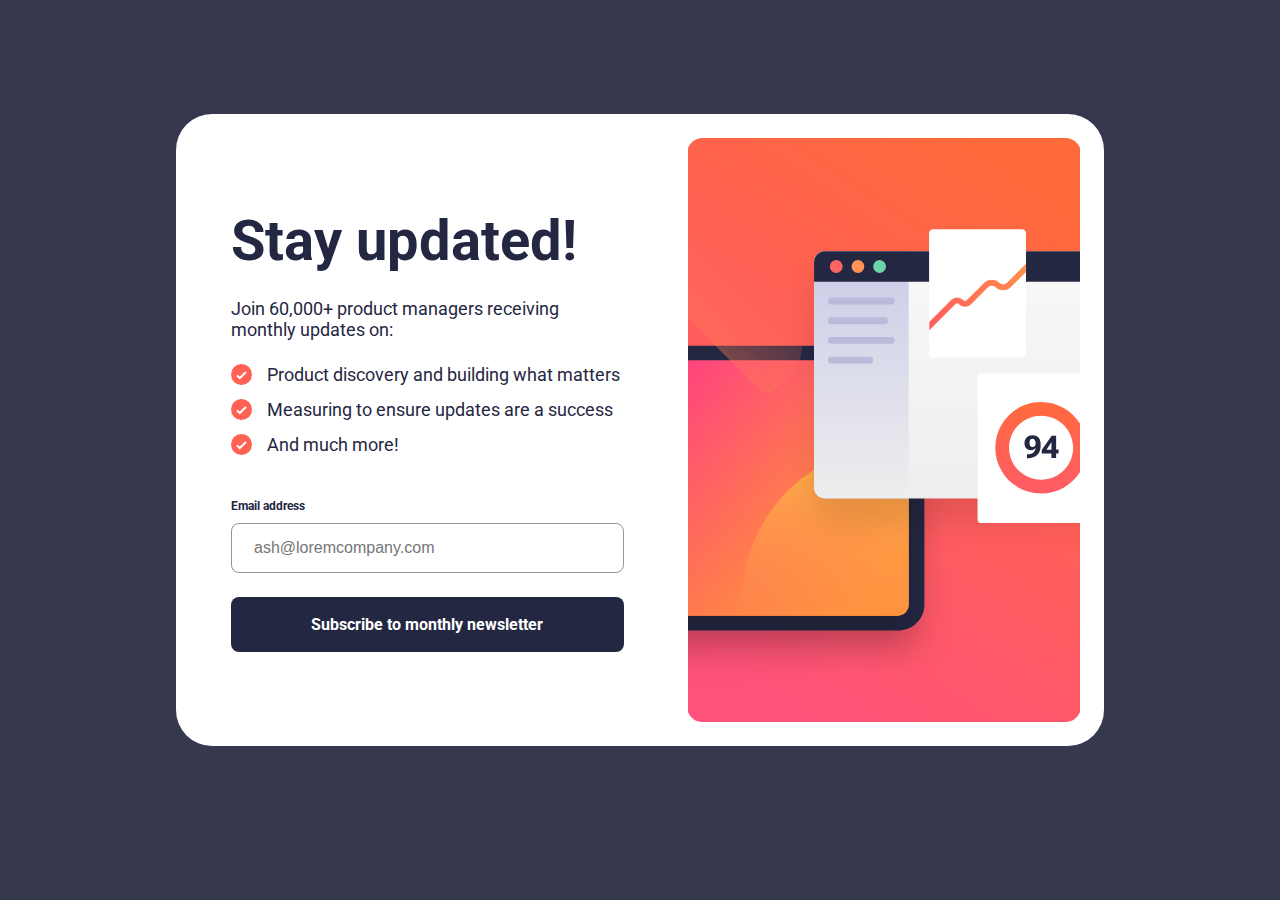
<file: index.html>
<!DOCTYPE html>
<html lang="en">
  <head>
    <meta charset="UTF-8" />
    <meta name="viewport" content="width=device-width, initial-scale=1.0" />
    <title>Newsletter - sing-up</title>
    <link
      rel="shortcut icon"
      href="images/favicon-32x32.png"
      type="image/x-icon"
    />
    <link rel="preconnect" href="https://fonts.googleapis.com" />
    <link rel="preconnect" href="https://fonts.gstatic.com" crossorigin />
    <link
      href="https://fonts.googleapis.com/css2?family=Roboto:wght@400;700&display=swap"
      rel="stylesheet"
    />
    <link rel="stylesheet" href="index.css" />
  </head>
  <body>
    <div class="grid grid-1x2 card card-sign_up" id="sign_up">
      <picture class="img-container">
        <source
          media="(max-width:889px)"
          srcset="images/illustration-sign-up-mobile.svg"
        />
        <source
          media="(min-width:890px)"
          srcset="images/illustration-sign-up-desktop.svg"
        />
        <img
          class="card__img"
          src="images/illustration-sign-up-mobile.svg"
          alt=""
        />
      </picture>
      <div class="card__body">
        <h1>Stay updated!</h1>
        <p>Join 60,000+ product managers receiving monthly updates on:</p>
        <ul class="list">
          <li class="item">Product discovery and building what matters</li>
          <li class="item">Measuring to ensure updates are a success</li>
          <li class="item">And much more!</li>
        </ul>
        <form id="form">
          <div class="label-container">
            <label for="email" class="email-label">Email address</label>
            <p class="text-warning">Valid email required</p>
          </div>
          <input type="email" id="email" placeholder="ash@loremcompany.com" />
          <button type="submit" class="btn">
            Subscribe to monthly newsletter
          </button>
        </form>
      </div>
    </div>
    <div class="modal-display">
      <div class="card modal">
        <div class="modal-content">
          <svg
            xmlns="http://www.w3.org/2000/svg"
            width="64"
            height="64"
            viewBox="0 0 64 64"
          >
            <defs>
              <linearGradient id="a" x1="100%" x2="0%" y1="0%" y2="100%">
                <stop offset="0%" stop-color="#FF6A3A" />
                <stop offset="100%" stop-color="#FF527B" />
              </linearGradient>
            </defs>
            <g fill="none">
              <circle cx="32" cy="32" r="32" fill="url(#a)" />
              <path
                stroke="#FFF"
                stroke-width="4"
                d="m18.286 34.686 8.334 7.98 19.094-18.285"
              />
            </g>
          </svg>
          <h2>Thanks for subscribing!</h2>
          <p>
            A confirmation email has been sent to ash@loremcompany.com. Please
            open it and click the button inside to confirm your subscription.
          </p>
        </div>
        <button class="btn" id="btn-modal">Dismiss message</button>
      </div>
    </div>

    <script src="App.js"></script>
  </body>
</html>
</file>
<file: index.css>
html {
  font-size: 62.5%;
}

*,
*::backdrop,
*::after {
  box-sizing: border-box;
  margin-top: 0;
  padding-top: 0;
}

:root {
  --Tomato: hsl(4, 100%, 67%);
  --Dark-Slate-Grey: hsl(234, 29%, 20%);
  --Charcoal-Grey: hsl(235, 18%, 26%);
  --Grey: hsl(231, 7%, 60%);
  --White: hsl(0, 0%, 100%);
}

body {
  height: 100vh;
  margin: 0;
  font-family: "Roboto", sans-serif;
  color: var(--Dark-Slate-Grey);
}

.modal-display {
  display: none;
}

.card-sign_up {
  display: block;
}

h1,
h2 {
  font-weight: 700;
}

h1,
h2 {
  font-size: 4rem;
}

h2 {
  margin: 4rem 0 2.4rem;
}

p {
  font-size: 1.6rem;
}

@media screen and (min-width: 890px) {
  h1,
  h2 {
    font-size: 5.6rem;
  }

  p {
    font-size: 1.8rem;
  }
}

/* Card */
.card {
  border: 0;
  background-color: var(--White);
  border-radius: 36px;
}

/* List */
.list {
  list-style: none;
  margin: 0;
  padding: 0;
}

.item {
  font-size: 1.6rem;
  margin-bottom: 1rem;
}

.item::before {
  content: url(images/icon-list.svg);
  margin-right: 1.5rem;
  vertical-align: middle;
}

@media screen and (min-width: 890px) {
  .item {
    font-size: 1.8rem;
  }
}

/* btn */
.btn {
  background: var(--Dark-Slate-Grey);
  border: 0;
  border-radius: 8px;
  cursor: pointer;
  color: var(--White);
  font-size: 1.6rem;
  padding: 1.8rem 0;
  font-family: inherit;
  font-weight: 700;
  width: 100%;
  transition: all 0.2s;
}

.btn:hover {
  background-color: var(--Tomato);
  box-shadow: 0 20px 40px rgba(241, 78, 78, 0.8);
}

/* Input */
.label-container {
  display: flex;
  justify-content: space-between;
  align-items: center;
  margin-top: 4rem;
}

.label-container p {
  color: var(--Tomato);
  margin-bottom: 0;
}

.email-label,
.text-warning {
  font-size: 1.2rem;
  font-weight: 700;
}

.text-warning {
  display: none;
  margin-top:0;
}

input {
  width: 100%;
  padding: 1.5rem 0;
  text-indent: 2.2rem;
  font-size: 1.6rem;
  color: var(--Dark-Slate-Grey);
  border-radius: 8px;
  outline: 0;
  border: 0.5px solid var(--Grey);
  margin: 1rem 0 2.4rem;
}

input::placeholder {
  font-size: 1.6rem;
}

.input-invalid {
  border-color: var(--Tomato);
  color: var(--Tomato);
}

/* Modal */
.modal {
  display: block;
  padding: 5rem 6rem 6.4rem;
}

.modal p {
  margin-bottom: 4rem;
}

@media screen and (min-width: 890px) {
  body {
    padding: 0 2.2rem 4rem;
  }

  .modal {
    max-width: 50rem;
  }
}

@media screen and (max-width: 889px) {
  .modal {
    width: 100%;
    border-radius: 0;
    height: 100vh;
    display: flex;
    flex-direction: column;
    justify-content: space-around;
  }

  .modal-content {
    align-self: center;
  }

  .btn {
    align-self: flex-end;
  }
}

/* Grids */
.grid {
  display: grid;
  row-gap: 4rem;
  column-gap: 6.4rem;
}

/* Newsletter */

.card__img {
  width: 100%;
  height: 100%;
  object-fit: cover;
}

@media screen and (max-width: 889px) {
  .body {
    display: block;
  }

  .grid {
    height: 100%;
    grid-template-rows: 1fr auto;
  }

  .card__img {
    height: 100%;
  }

  .card__body {
    padding: 0 2.3rem 4rem;
  }

  .card-sing_up {
    width: 100%;
    height: 100vh;
    border-radius: 0;
  }
}

@media screen and (min-width: 890px) {
  body {
    display: flex;
    justify-content: center;
    align-items: center;
    position: relative;
    background: var(--Charcoal-Grey);
  }

  h1,
  p {
    margin-top: 2.4rem;
    margin-bottom: 2.4rem;
  }

  .grid-1x2 {
    grid-template-columns: repeat(2, 1fr);
  }

  .card__body {
    order: -1;
  }

  .card-sign_up {
    padding: 2.4rem 2.4rem 2.4rem 5.5rem;
    max-width: 928px;
  }

  .card__body {
    align-self: center;
  }

  .btn {
    margin-bottom: 2.4rem;
  }
}
</file>
